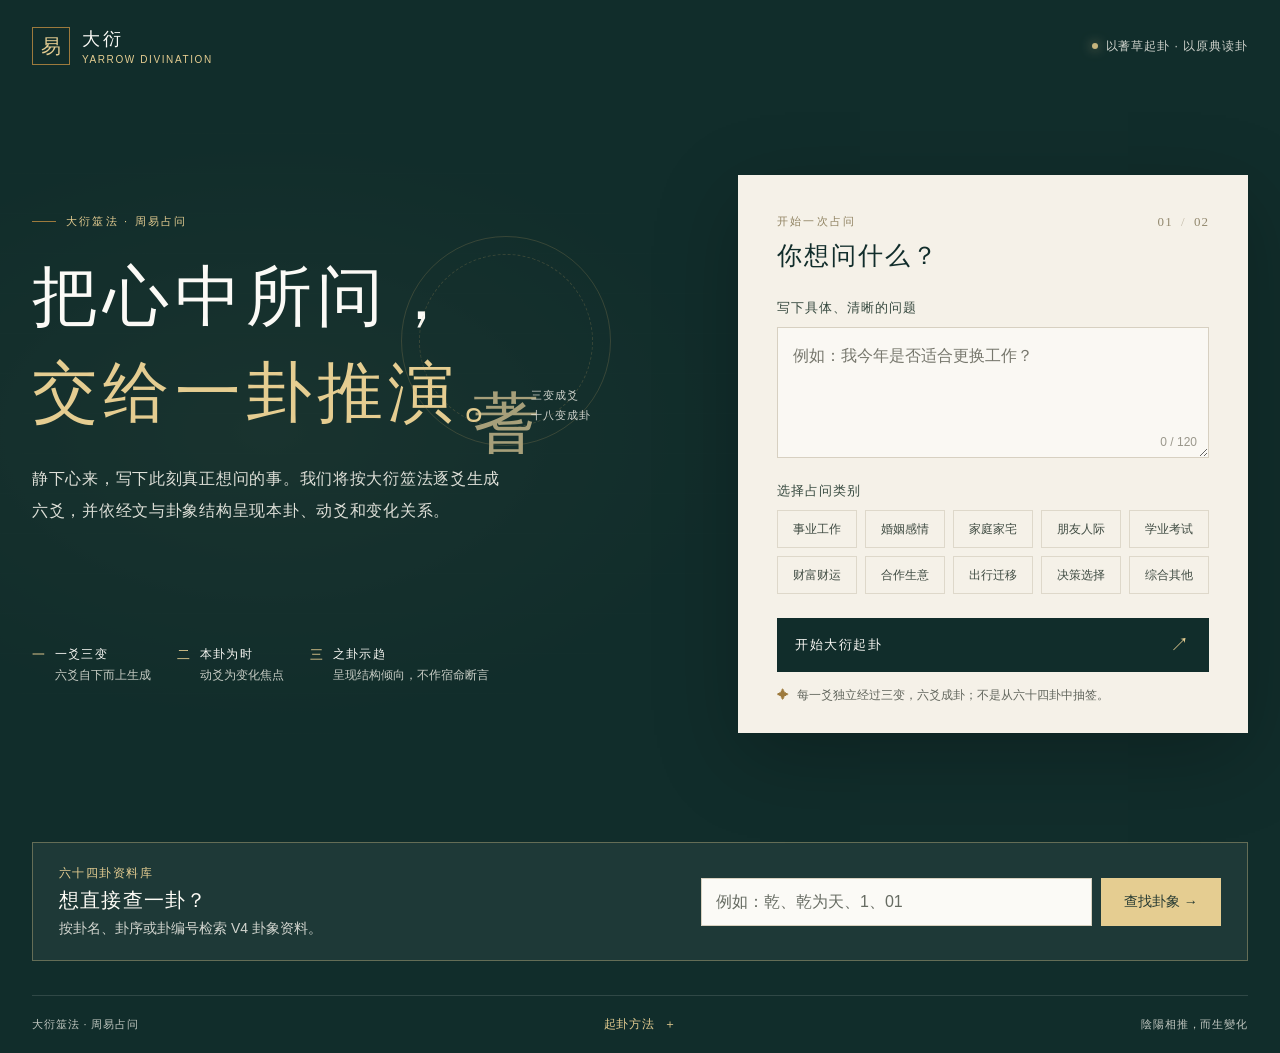
<file: public/index.html>
<!doctype html>
<html lang="zh-CN">
<head>
  <meta charset="utf-8">
  <meta name="viewport" content="width=device-width, initial-scale=1">
  <meta name="theme-color" content="#112d2b">
  <meta name="description" content="以大衍筮法逐爻起卦，查看本卦、动爻与卦象关系。">
  <title>大衍 · 易占</title>
  <link rel="stylesheet" href="assets/app.css">
  <script type="module" src="assets/home.js"></script>
</head>
<body class="home-page">
  <header class="site-header wrap">
    <a class="brand" href="index.html" aria-label="大衍易占首页">
      <span class="brand-seal" aria-hidden="true">易</span>
      <span><strong>大衍</strong><small>YARROW DIVINATION</small></span>
    </a>
    <div class="header-note"><span class="status-dot"></span>以蓍草起卦 · 以原典读卦</div>
  </header>

  <main class="home-layout wrap">
    <section class="home-intro" aria-labelledby="page-title">
      <p class="eyebrow"><span class="eyebrow-line"></span>大衍筮法 · 周易占问</p>
      <h1 id="page-title">把心中所问，<br><em>交给一卦推演。</em></h1>
      <p class="intro-copy">静下心来，写下此刻真正想问的事。我们将按大衍筮法逐爻生成六爻，并依经文与卦象结构呈现本卦、动爻和变化关系。</p>
      <div class="intro-seal" aria-hidden="true">
        <span class="seal-ring seal-ring-outer"></span>
        <span class="seal-ring seal-ring-inner"></span>
        <span class="seal-character">蓍</span>
        <span class="seal-caption">三变成爻<br>十八变成卦</span>
      </div>
      <div class="intro-principles">
        <div><span class="principle-index">一</span><span><b>一爻三变</b><small>六爻自下而上生成</small></span></div>
        <div><span class="principle-index">二</span><span><b>本卦为时</b><small>动爻为变化焦点</small></span></div>
        <div><span class="principle-index">三</span><span><b>之卦示趋</b><small>呈现结构倾向，不作宿命断言</small></span></div>
      </div>
    </section>

    <section class="question-card" aria-labelledby="question-title">
      <div class="card-heading">
        <div>
          <p class="eyebrow eyebrow-dark">开始一次占问</p>
          <h2 id="question-title">你想问什么？</h2>
        </div>
        <span class="step-count">01 <i>/</i> 02</span>
      </div>
      <form id="question-form">
        <label class="field-label" for="question">写下具体、清晰的问题</label>
        <div class="question-input-wrap">
          <textarea id="question" name="question" maxlength="120" rows="3" required placeholder="例如：我今年是否适合更换工作？"></textarea>
          <span class="input-counter"><span id="question-count">0</span> / 120</span>
        </div>
        <fieldset class="category-fieldset">
          <legend class="field-label">选择占问类别</legend>
          <div class="category-grid">
            <label class="category-option"><input type="radio" name="category" value="事业工作" required><span>事业工作</span></label>
            <label class="category-option"><input type="radio" name="category" value="婚姻感情"><span>婚姻感情</span></label>
            <label class="category-option"><input type="radio" name="category" value="家庭家宅"><span>家庭家宅</span></label>
            <label class="category-option"><input type="radio" name="category" value="朋友人际"><span>朋友人际</span></label>
            <label class="category-option"><input type="radio" name="category" value="学业考试"><span>学业考试</span></label>
            <label class="category-option"><input type="radio" name="category" value="财富财运"><span>财富财运</span></label>
            <label class="category-option"><input type="radio" name="category" value="合作生意"><span>合作生意</span></label>
            <label class="category-option"><input type="radio" name="category" value="出行迁移"><span>出行迁移</span></label>
            <label class="category-option"><input type="radio" name="category" value="决策选择"><span>决策选择</span></label>
            <label class="category-option"><input type="radio" name="category" value="综合其他"><span>综合其他</span></label>
          </div>
        </fieldset>
        <button class="primary-button" type="submit">
          <span>开始大衍起卦</span><span class="button-arrow" aria-hidden="true">↗</span>
        </button>
        <p class="form-footnote"><span aria-hidden="true">✦</span> 每一爻独立经过三变，六爻成卦；不是从六十四卦中抽签。</p>
      </form>
    </section>
  </main>

  <section class="hexagram-search-strip wrap" aria-labelledby="hexagram-search-title">
    <div>
      <p class="search-strip-kicker">六十四卦资料库</p>
      <h2 id="hexagram-search-title">想直接查一卦？</h2>
      <p>按卦名、卦序或卦编号检索 V4 卦象资料。</p>
    </div>
    <form class="hexagram-search-form" action="lookup.html" method="get">
      <label class="sr-only" for="hexagram-search-query">输入卦名或编号</label>
      <input id="hexagram-search-query" name="q" type="search" required maxlength="40" placeholder="例如：乾、乾为天、1、01">
      <button type="submit">查找卦象 <span aria-hidden="true">→</span></button>
    </form>
  </section>

  <footer class="site-footer wrap">
    <span>大衍筮法 · 周易占问</span>
    <button class="text-button" id="method-toggle" type="button" aria-expanded="false">起卦方法 <span>＋</span></button>
    <div class="method-popover" id="method-popover" hidden>
      <b>一爻三变，六爻成卦</b>
      <p>每爻以四十九策为用，依项目采用的揲蓍归奇分布生成 6、7、8、9。6 与 9 为动爻。六爻按初爻至上爻生成，共十八变。</p>
      <p class="probability-line">6 老阴 1/16　·　7 少阳 5/16<br>8 少阴 7/16　·　9 老阳 3/16</p>
      <small>概率用于理解标准揲蓍模型，不属于《周易》经文。</small>
    </div>
    <span class="footer-mark">陰陽相推，而生變化</span>
  </footer>

  <section class="ritual-overlay" id="ritual-overlay" aria-live="polite" aria-modal="true" role="dialog" aria-labelledby="ritual-title" hidden>
    <div class="ritual-panel">
      <div class="ritual-orbit" aria-hidden="true"><span>蓍</span></div>
      <p class="eyebrow eyebrow-dark">十八变 · 六爻成卦</p>
      <h2 id="ritual-title">正在推演你的卦</h2>
      <p class="ritual-question" id="ritual-question"></p>
      <div class="ritual-progress-track"><span id="ritual-progress"></span></div>
      <p class="ritual-status" id="ritual-status">澄心定问，准备起卦</p>
      <div class="ritual-lines" id="ritual-lines"></div>
      <p class="ritual-note">六爻按初爻至上爻依次生成</p>
    </div>
  </section>
</body>
</html>
</file>
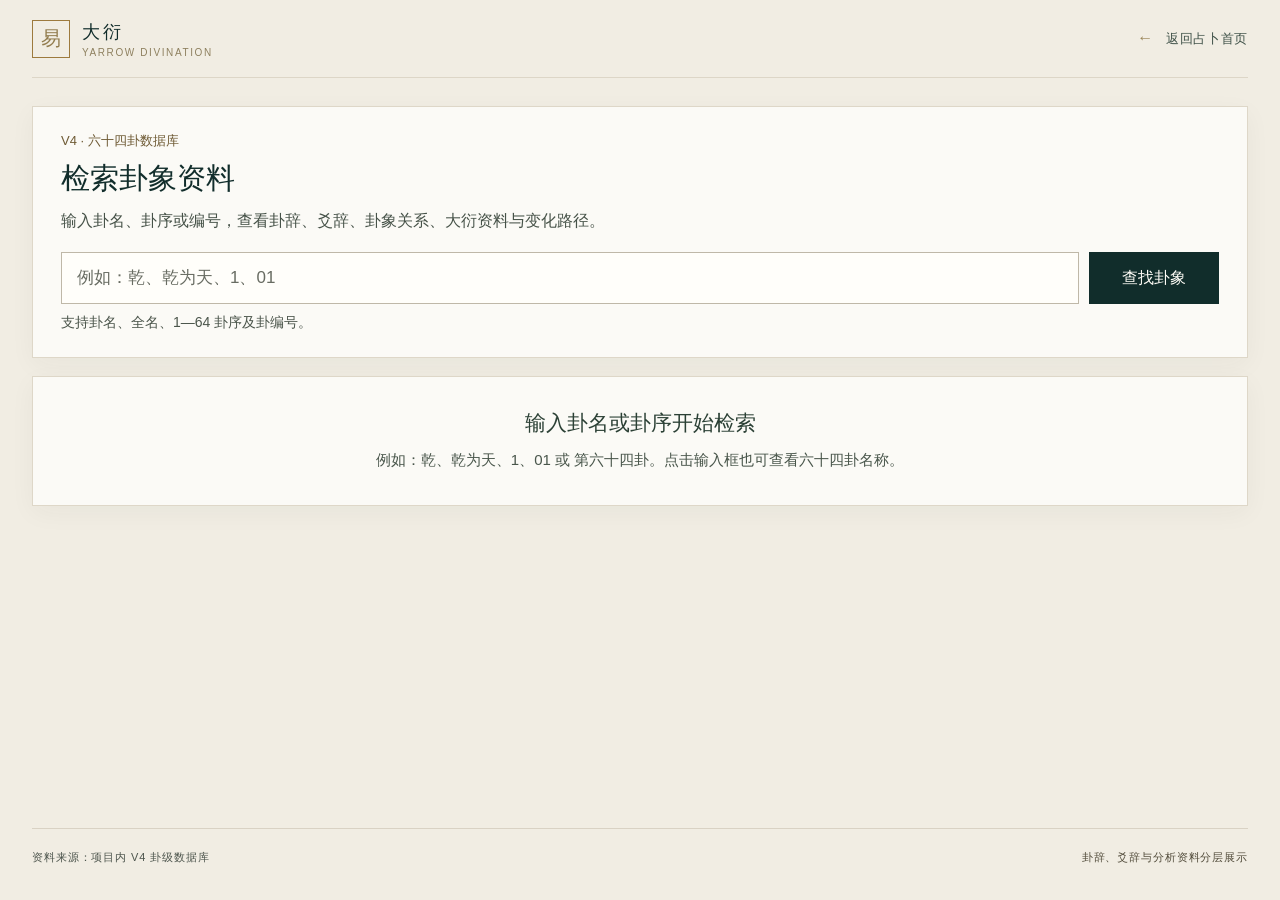
<file: public/lookup.html>
<!doctype html>
<html lang="zh-CN">
<head>
  <meta charset="utf-8">
  <meta name="viewport" content="width=device-width, initial-scale=1">
  <meta name="theme-color" content="#112d2b">
  <meta name="description" content="按卦名、卦序检索周易六十四卦的 V4 原典与卦象资料。">
  <title>六十四卦检索 · 大衍易占</title>
  <link rel="stylesheet" href="assets/app.css">
  <script type="module" src="assets/lookup.js"></script>
</head>
<body class="lookup-page">
  <header class="site-header result-header wrap">
    <a class="brand" href="index.html" aria-label="返回大衍易占首页">
      <span class="brand-seal" aria-hidden="true">易</span>
      <span><strong>大衍</strong><small>YARROW DIVINATION</small></span>
    </a>
    <a class="back-button lookup-home-link" href="index.html"><span aria-hidden="true">←</span> 返回占卜首页</a>
  </header>
  <main class="lookup-wrap wrap">
    <section class="lookup-search-card" aria-labelledby="lookup-title">
      <p class="eyebrow-dark">V4 · 六十四卦数据库</p>
      <h1 id="lookup-title">检索卦象资料</h1>
      <p>输入卦名、卦序或编号，查看卦辞、爻辞、卦象关系、大衍资料与变化路径。</p>
      <form class="lookup-search-form" id="lookup-search-form" action="lookup.html" method="get">
        <label class="sr-only" for="lookup-query">输入卦名或编号</label>
        <input id="lookup-query" name="q" type="search" list="hexagram-suggestions" maxlength="40" required placeholder="例如：乾、乾为天、1、01">
        <datalist id="hexagram-suggestions"></datalist>
        <button type="submit">查找卦象</button>
      </form>
      <p class="lookup-hint" id="lookup-status" role="status" aria-live="polite">支持卦名、全名、1—64 卦序及卦编号。</p>
    </section>
    <div class="lookup-result" id="lookup-result">
      <div class="loading-state"><span class="loading-mark">易</span><p>正在读取 V4 卦象资料…</p></div>
    </div>
  </main>
  <footer class="site-footer result-footer wrap">
    <span>资料来源：项目内 V4 卦级数据库</span>
    <span class="footer-mark">卦辞、爻辞与分析资料分层展示</span>
  </footer>
</body>
</html>
</file>
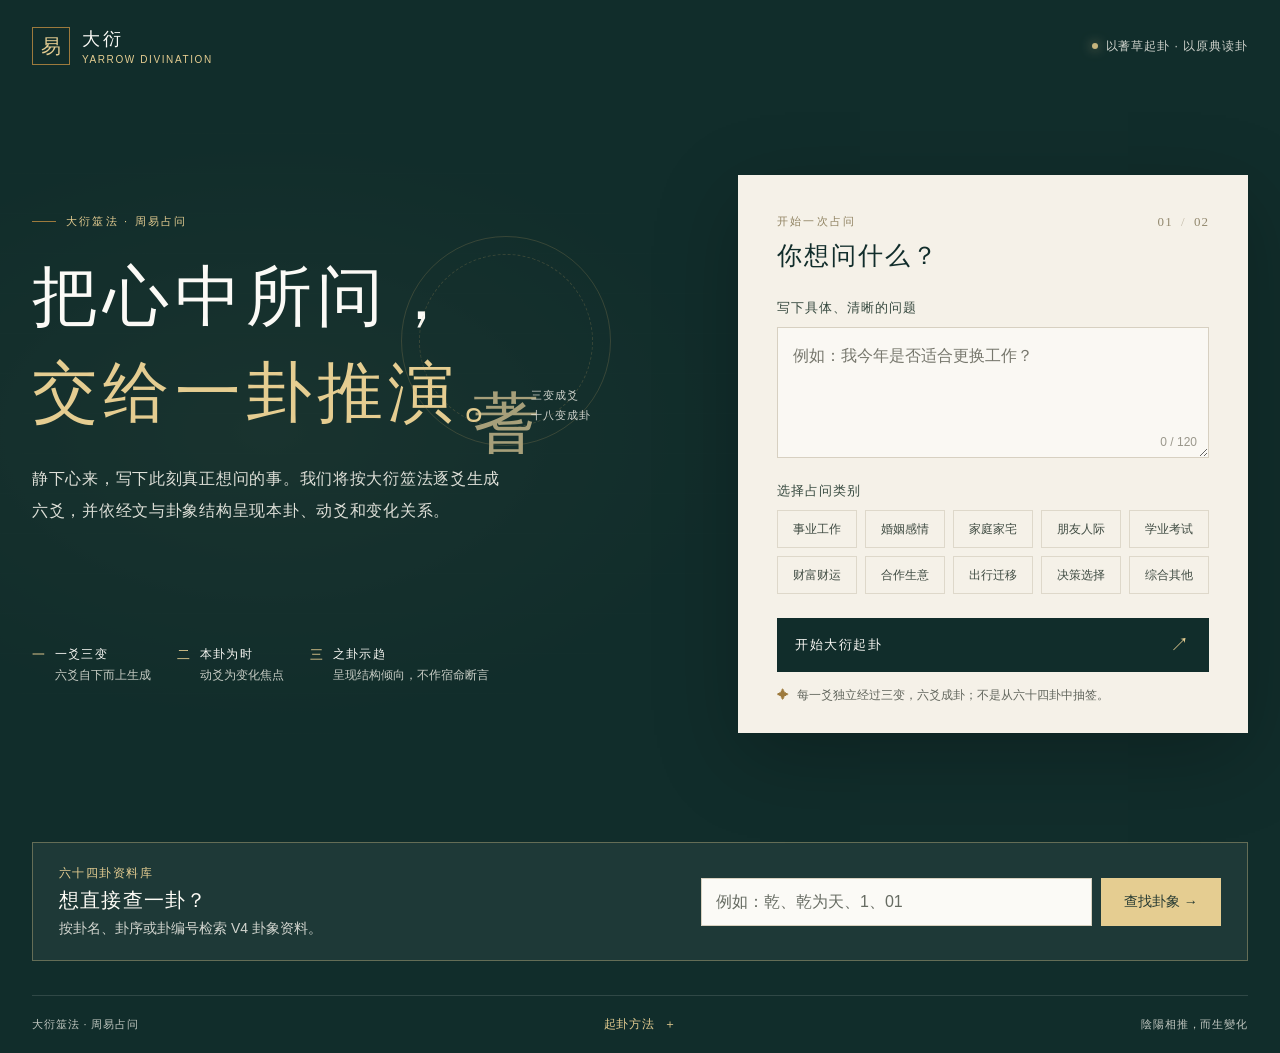
<file: public/result.html>
<!doctype html>
<html lang="zh-CN">
<head>
  <meta charset="utf-8">
  <meta name="viewport" content="width=device-width, initial-scale=1">
  <meta name="theme-color" content="#112d2b">
  <meta name="description" content="查看本卦、动爻、变卦与互卦、错卦、综卦。">
  <title>卦象结果 · 大衍易占</title>
  <link rel="stylesheet" href="assets/app.css">
  <script type="module" src="assets/result.js"></script>
</head>
<body class="result-page">
  <header class="site-header result-header wrap">
    <a class="brand" href="index.html" aria-label="返回大衍易占首页">
      <span class="brand-seal" aria-hidden="true">易</span>
      <span><strong>大衍</strong><small>YARROW DIVINATION</small></span>
    </a>
    <div class="result-actions">
      <button class="export-markdown-button" id="export-markdown" type="button" disabled>导出 Markdown</button>
      <button class="back-button" id="new-question" type="button"><span aria-hidden="true">←</span> 再问一卦</button>
    </div>
  </header>

  <main class="result-wrap wrap" id="result-root" aria-live="polite">
    <div class="loading-state"><span class="loading-mark">易</span><p>正在载入卦象与原典资料…</p></div>
  </main>

  <footer class="site-footer result-footer wrap">
    <span>判断主线：本卦 → 动爻 → 变卦</span>
    <span class="footer-mark">辅助参考：互卦 · 错卦 · 综卦</span>
  </footer>
</body>
</html>
</file>
<file: public/assets/app.css>
@charset "UTF-8";
:root {
  color-scheme: light;
  --ink: #112d2b;
  --ink-soft: #244541;
  --jade: #718b70;
  --jade-light: #dce4d9;
  --gold: #b99a5f;
  --gold-light: #dfca99;
  --paper: #f5f1e8;
  --paper-deep: #eae3d5;
  --white: #fbfaf6;
  --text: #263a37;
  --muted: #79817a;
  --line: #e2dccf;
  --serif: "Noto Serif SC", "Songti SC", "STSong", "SimSun", serif;
  --sans: "Noto Sans SC", "Microsoft YaHei", "PingFang SC", sans-serif;
  font-family: var(--sans);
  color: var(--text);
  background: var(--paper);
  font-synthesis: none;
  text-rendering: optimizeLegibility;
}
* { box-sizing: border-box; }
html { min-width: 320px; background: var(--paper); }
body { min-width: 320px; margin: 0; min-height: 100vh; }
button, textarea { font: inherit; }
button { color: inherit; }
button:focus-visible, textarea:focus-visible, input:focus-visible + span { outline: 2px solid var(--gold); outline-offset: 3px; }
.wrap { width: min(1220px, calc(100% - 64px)); margin-inline: auto; }
.home-page { overflow-x: hidden; background: var(--ink); color: var(--white); position: relative; }
.home-page::before { content: ""; position: absolute; inset: 0; pointer-events: none; opacity: .18; background: radial-gradient(ellipse at 21% 41%, rgba(202,184,133,.25), transparent 36%), repeating-linear-gradient(0deg, transparent 0 39px, rgba(255,255,255,.035) 40px); }
.site-header { position: relative; z-index: 1; display: flex; align-items: center; justify-content: space-between; padding-block: 27px; }
.brand { display: inline-flex; align-items: center; gap: 12px; color: inherit; text-decoration: none; }
.brand-seal { width: 38px; height: 38px; display: grid; place-items: center; border: 1px solid var(--gold); color: var(--gold-light); font: 20px var(--serif); }
.brand strong { display: block; font: 600 18px var(--serif); letter-spacing: .18em; }
.brand small { display: block; margin-top: 3px; color: var(--gold-light); font-size: 8px; letter-spacing: .16em; }
.header-note { color: rgba(250,248,240,.64); font-size: 11px; letter-spacing: .08em; }
.status-dot { display: inline-block; width: 6px; height: 6px; margin-right: 8px; vertical-align: 1px; border-radius: 50%; background: #c5b47d; box-shadow: 0 0 12px rgba(223,202,153,.7); }
.home-layout { position: relative; z-index: 1; display: grid; grid-template-columns: minmax(0, 1fr) minmax(420px, 510px); align-items: center; gap: clamp(48px, 8vw, 128px); min-height: calc(100vh - 150px); padding-block: 42px 68px; }
.home-intro { position: relative; min-height: 520px; display: flex; flex-direction: column; justify-content: center; padding-block: 20px 30px; }
.eyebrow { margin: 0 0 20px; color: var(--gold-light); font-size: 10px; letter-spacing: .2em; text-transform: uppercase; }
.eyebrow-line { display: inline-block; width: 24px; height: 1px; margin: 0 10px 3px 0; background: var(--gold); }
h1, h2, h3, p { margin-top: 0; }
.home-intro h1 { margin-bottom: 23px; font: 400 clamp(40px, 5.2vw, 66px)/1.45 var(--serif); letter-spacing: .08em; }
.home-intro h1 em { color: var(--gold-light); font-style: normal; }
.intro-copy { max-width: 480px; margin-bottom: 33px; color: rgba(250,248,240,.69); font: 14px/2 var(--serif); letter-spacing: .045em; }
.intro-seal { position: absolute; top: 8%; right: 4%; width: 210px; height: 210px; display: grid; place-items: center; color: rgba(223,202,153,.72); }
.seal-ring { position: absolute; border: 1px solid rgba(185,154,95,.22); border-radius: 50%; }
.seal-ring-outer { inset: 0; }
.seal-ring-inner { inset: 18px; border-style: dashed; transform: rotate(18deg); }
.seal-character { font: 66px var(--serif); writing-mode: vertical-rl; letter-spacing: .14em; }
.seal-caption { position: absolute; right: 20px; bottom: 20px; color: rgba(250,248,240,.48); font: 9px/1.8 var(--serif); letter-spacing: .1em; }
.intro-principles { display: flex; flex-wrap: wrap; gap: 16px 26px; margin-top: auto; padding-top: 8px; }
.intro-principles > div { display: flex; align-items: flex-start; gap: 10px; }
.principle-index { color: var(--gold-light); font: 13px var(--serif); }
.intro-principles b, .intro-principles small { display: block; }
.intro-principles b { margin-bottom: 4px; font: 12px var(--serif); letter-spacing: .1em; }
.intro-principles small { color: rgba(250,248,240,.5); font-size: 10px; }
.question-card { padding: 39px 39px 28px; background: var(--paper); color: var(--text); box-shadow: 0 24px 80px rgba(0,0,0,.23); }
.card-heading { display: flex; justify-content: space-between; align-items: flex-start; margin-bottom: 27px; }
.eyebrow-dark { margin-bottom: 10px; color: #8e805f; font-size: 9px; }
.card-heading h2 { margin: 0; color: var(--ink); font: 400 25px var(--serif); letter-spacing: .08em; }
.step-count { color: #93896f; font: 13px var(--serif); letter-spacing: .08em; }
.step-count i { margin-inline: 4px; color: #c3bba9; font-style: normal; }
.field-label { display: block; margin-bottom: 10px; color: #4f5e56; font-size: 11px; letter-spacing: .08em; }
.question-input-wrap { position: relative; }
textarea { display: block; width: 100%; resize: vertical; min-height: 104px; padding: 14px 15px 29px; border: 1px solid #d7d0c1; border-radius: 0; background: rgba(255,255,255,.46); color: var(--ink); font: 14px/1.8 var(--serif); transition: border-color .2s, background .2s; }
textarea::placeholder { color: #aaa493; }
textarea:focus { border-color: #98885f; outline: none; background: #fffdf7; }
.input-counter { position: absolute; right: 12px; bottom: 9px; color: #9a978b; font-size: 9px; }
.category-fieldset { min-width: 0; margin: 24px 0 24px; padding: 0; border: 0; }
.category-fieldset legend { padding: 0; }
.category-grid { display: grid; grid-template-columns: repeat(5, minmax(0, 1fr)); gap: 8px; }
.category-option { position: relative; cursor: pointer; }
.category-option input { position: absolute; width: 1px; height: 1px; opacity: 0; }
.category-option span { display: grid; min-height: 38px; place-items: center; padding: 6px 4px; border: 1px solid #ded8ca; color: #5f675e; font-size: 10px; letter-spacing: .015em; transition: .18s ease; }
.category-option:hover span { border-color: #9d8b60; color: var(--ink); }
.category-option input:checked + span { border-color: var(--ink); background: var(--ink); color: #f5f1e8; box-shadow: inset 0 -2px var(--gold); }
.category-option input:focus-visible + span { outline: 2px solid var(--gold); outline-offset: 2px; }
.primary-button { display: flex; width: 100%; min-height: 54px; align-items: center; justify-content: space-between; padding: 0 18px; border: 0; background: var(--ink); color: var(--white); cursor: pointer; font: 13px var(--serif); letter-spacing: .12em; transition: background .2s, transform .2s; }
.primary-button:hover { background: #1d403c; transform: translateY(-1px); }
.primary-button:disabled { opacity: .55; cursor: wait; transform: none; }
.button-arrow { color: var(--gold-light); font: 19px var(--sans); }
.form-footnote { margin: 13px 0 0; color: #8b8e84; font-size: 9px; line-height: 1.7; }
.form-footnote span { padding-right: 5px; color: var(--gold); }
.site-footer { position: relative; z-index: 2; display: flex; align-items: center; justify-content: space-between; gap: 18px; min-height: 58px; border-top: 1px solid rgba(255,255,255,.13); color: rgba(250,248,240,.42); font-size: 9px; letter-spacing: .08em; }
.text-button { padding: 5px 0; border: 0; background: none; color: var(--gold-light); cursor: pointer; font-size: 10px; letter-spacing: .06em; }
.text-button span { padding-left: 5px; }
.footer-mark { font: 11px var(--serif); letter-spacing: .08em; }
.method-popover { position: absolute; z-index: 4; left: 50%; bottom: 49px; width: min(350px, calc(100vw - 40px)); padding: 20px; transform: translateX(-50%); background: #f6f1e5; box-shadow: 0 12px 40px rgba(0,0,0,.26); color: var(--ink); font-size: 11px; line-height: 1.8; letter-spacing: 0; }
.method-popover b { font-family: var(--serif); font-size: 14px; }
.method-popover p { margin: 9px 0; }
.method-popover .probability-line { color: #756342; font-size: 10px; }
.method-popover small { color: #8e8a7c; }
.hexagram-search-strip { position: relative; z-index: 1; display: flex; align-items: center; justify-content: space-between; gap: 28px; margin-bottom: 34px; padding: 22px 26px; border: 1px solid rgba(229,205,145,.35); background: rgba(255,255,255,.055); color: var(--white); }
.search-strip-kicker { margin: 0 0 5px; color: var(--gold-light); font-size: 12px; letter-spacing: .12em; }
.hexagram-search-strip h2 { margin: 0; color: #fffdf7; font: 400 20px var(--serif); letter-spacing: .06em; }
.hexagram-search-strip p:last-child { margin: 6px 0 0; color: rgba(250,248,240,.82); font-size: 14px; }
.hexagram-search-form { display: flex; flex: 0 1 520px; gap: 9px; }
.hexagram-search-form input { min-width: 0; flex: 1; min-height: 48px; padding: 0 14px; border: 1px solid #d8d1c0; background: #fbfaf6; color: var(--ink); font-size: 16px; }
.hexagram-search-form input:focus-visible, .lookup-search-form input:focus-visible { outline: 2px solid var(--gold); outline-offset: 2px; }
.hexagram-search-form input::placeholder { color: #666b62; }
.hexagram-search-form button { min-width: 120px; padding: 0 16px; border: 0; background: #e5cd91; color: #263a32; cursor: pointer; font: 14px var(--serif); }
.hexagram-search-form button:hover { background: #f0dca5; }
.sr-only { position: absolute; width: 1px; height: 1px; padding: 0; overflow: hidden; clip: rect(0,0,0,0); white-space: nowrap; clip-path: inset(50%); }
.ritual-overlay { position: fixed; z-index: 10; inset: 0; display: grid; place-items: center; padding: 20px; background: rgba(10,28,27,.91); backdrop-filter: blur(8px); }
.ritual-overlay[hidden] { display: none; }
.ritual-panel { width: min(600px, 100%); padding: 35px 42px 30px; background: var(--paper); color: var(--text); text-align: center; box-shadow: 0 30px 100px rgba(0,0,0,.35); }
.ritual-orbit { width: 54px; height: 54px; display: grid; place-items: center; margin: 0 auto 18px; border: 1px solid var(--gold); border-radius: 50%; color: var(--gold); animation: slow-turn 12s linear infinite; }
.ritual-orbit span { font: 23px var(--serif); animation: slow-turn 12s linear infinite reverse; }
@keyframes slow-turn { to { transform: rotate(360deg); } }
.ritual-panel h2 { margin-bottom: 8px; color: var(--ink); font: 400 24px var(--serif); letter-spacing: .1em; }
.ritual-question { margin-bottom: 19px; color: #7a7a70; font: 12px var(--serif); }
.ritual-progress-track { height: 2px; background: #ddd6c8; }
.ritual-progress-track span { display: block; width: 0; height: 100%; background: var(--gold); transition: width .25s ease; }
.ritual-status { margin: 12px 0 17px; color: #837755; font-size: 10px; }
.ritual-lines { display: grid; gap: 7px; }
.ritual-line { display: grid; grid-template-columns: 40px 1fr auto; align-items: center; gap: 12px; padding: 8px 10px; border: 1px solid #e2dccf; text-align: left; }
.ritual-line-name { color: #887d64; font: 11px var(--serif); }
.ritual-line-progress { color: #8c9188; font-size: 9px; }
.ritual-line-result { min-width: 62px; color: var(--ink); font: 12px var(--serif); text-align: right; }
.ritual-line-result.is-moving { color: #aa7148; }
.ritual-note { margin: 14px 0 0; color: #a29b8b; font-size: 9px; }

/* Result page */
.result-page { background: #f1ede3; color: var(--text); }
.result-header { padding-block: 19px; border-bottom: 1px solid #ddd6c7; }
.result-header .brand { color: var(--ink); }
.result-header .brand small { color: #8e805f; }
.result-header .brand-seal { color: #927c4e; }
.result-actions { display: flex; align-items: center; gap: 10px; }
.export-markdown-button { padding: 9px 12px; border: 1px solid #b7aa8b; background: #fbfaf6; color: #34473d; cursor: pointer; font-size: 12px; transition: background .18s, border-color .18s; }
.export-markdown-button:hover { border-color: #8e7545; background: #f2eddf; }
.export-markdown-button:disabled { opacity: .55; cursor: wait; }
.back-button { padding: 10px 0 10px 12px; border: 0; background: transparent; color: #66736a; cursor: pointer; font-size: 11px; letter-spacing: .05em; }
.back-button span { margin-right: 8px; color: #9b8659; font-size: 16px; }
.result-wrap { min-height: calc(100vh - 150px); padding-block: 25px 46px; }
.question-summary { display: flex; align-items: center; justify-content: space-between; gap: 20px; padding: 17px 20px; border: 1px solid #e1dbce; background: rgba(255,255,255,.38); }
.question-summary-label { display: block; margin-bottom: 5px; color: #8b826e; font-size: 9px; letter-spacing: .16em; }
.question-summary h1 { margin: 0; color: var(--ink); font: 400 18px/1.65 var(--serif); }
.question-meta { display: flex; flex: 0 0 auto; align-items: center; gap: 13px; color: #817c6e; font-size: 10px; }
.question-meta .meta-category { padding: 6px 9px; border: 1px solid #d8cfbc; color: #716443; }
.result-overview { display: grid; grid-template-columns: repeat(3, 1fr); gap: 12px; margin-block: 15px 20px; }
.overview-card { min-height: 82px; padding: 14px 17px; border: 1px solid #e1dbce; background: rgba(255,255,255,.34); }
.overview-card span { display: block; margin-bottom: 8px; color: #918873; font-size: 9px; letter-spacing: .12em; }
.overview-card b { display: inline-block; color: var(--ink); font: 17px var(--serif); letter-spacing: .04em; }
.overview-card small { margin-left: 8px; color: #8a8b80; font-size: 9px; }
.overview-card.accent { border-color: #caba91; background: #f5f0e3; }
.overview-card.accent b { color: #9b7042; }
.hex-tabs { display: flex; gap: 2px; overflow-x: auto; padding: 0 0 1px; border-bottom: 1px solid #cfc7b7; scrollbar-width: thin; }
.hex-tab { position: relative; flex: 1 0 auto; min-width: 110px; padding: 14px 13px 13px; border: 0; background: transparent; color: #89887e; cursor: pointer; font-size: 10px; letter-spacing: .05em; transition: color .2s; }
.hex-tab strong { display: block; margin-top: 5px; color: inherit; font: 15px var(--serif); }
.hex-tab::after { position: absolute; right: 0; bottom: -1px; left: 0; height: 2px; background: transparent; content: ""; }
.hex-tab:hover, .hex-tab[aria-selected="true"] { color: var(--ink); }
.hex-tab[aria-selected="true"]::after { background: var(--gold); }
.hex-detail-layout { display: grid; grid-template-columns: minmax(280px, .78fr) minmax(0, 1.55fr); gap: 16px; align-items: start; padding-top: 17px; }
.hex-visual-card, .reading-card { border: 1px solid #e1dbce; background: var(--white); }
.hex-visual-card { position: sticky; top: 16px; min-height: 475px; padding: 25px 22px 20px; overflow: hidden; }
.hex-visual-card::after { position: absolute; right: -73px; bottom: -97px; width: 260px; height: 260px; border: 1px solid rgba(185,154,95,.12); border-radius: 50%; content: ""; pointer-events: none; }
.visual-kicker { margin: 0 0 8px; color: #9b8c68; font-size: 9px; letter-spacing: .17em; }
.visual-name { margin: 0; color: var(--ink); font: 400 25px var(--serif); letter-spacing: .08em; }
.visual-name small { margin-left: 7px; color: #9a978c; font: 11px var(--sans); letter-spacing: .03em; }
.visual-symbol { position: absolute; top: 16px; right: 19px; color: rgba(185,154,95,.36); font: 35px var(--serif); }
.trigram-labels { display: grid; grid-template-columns: 1fr 1fr; gap: 10px; margin: 19px 0 10px; }
.trigram-label { padding: 8px 10px; background: #f2efe7; color: #5d6a60; font-size: 9px; }
.trigram-label b { display: block; margin-top: 3px; color: var(--ink); font: 12px var(--serif); }
.hexagram-lines { position: relative; z-index: 1; display: grid; gap: 9px; padding: 12px 7px 15px; }
.hex-line { display: grid; grid-template-columns: 38px 1fr 48px; align-items: center; min-height: 25px; gap: 9px; }
.hex-line-position { color: #a09b8d; font: 10px var(--serif); }
.line-mark { display: flex; width: 100%; max-width: 150px; height: 10px; justify-self: center; gap: 10px; }
.line-mark i { flex: 1; display: block; background: var(--ink-soft); }
.hex-line.is-moving .line-mark i { background: #b0804d; box-shadow: 0 0 0 1px rgba(176,128,77,.12); }
.hex-line-state { color: #8e9288; font-size: 8px; text-align: right; }
.hex-line.is-moving .hex-line-state { color: #a16f3e; }
.line-yinyang { display: none; }
.hexagram-note { position: relative; z-index: 1; padding: 11px 12px; border-top: 1px solid #ece7dc; color: #8a897e; font-size: 9px; line-height: 1.8; }
.hexagram-note b { color: #776c53; font-weight: 500; }
.reading-card { min-height: 475px; padding: 27px 29px 29px; }
.reading-heading { display: flex; align-items: flex-start; justify-content: space-between; gap: 12px; padding-bottom: 17px; border-bottom: 1px solid #eae5da; }
.reading-heading h2 { margin: 0; color: var(--ink); font: 400 20px var(--serif); letter-spacing: .08em; }
.reading-heading p { margin: 7px 0 0; color: #8a8d82; font-size: 10px; line-height: 1.7; }
.mode-pill { flex: 0 0 auto; padding: 6px 8px; border: 1px solid #dfd5c0; color: #87754e; font-size: 8px; letter-spacing: .08em; }
.reading-content { padding-top: 19px; }
.content-block { margin-bottom: 21px; }
.content-label { margin: 0 0 9px; color: #9a8b66; font-size: 9px; letter-spacing: .15em; }
.judgment-text { margin: 0; padding: 15px 17px; border-left: 2px solid var(--gold); background: #f6f3eb; color: #253c36; font: 16px/1.9 var(--serif); letter-spacing: .035em; }
.translation-text { margin: 9px 0 0; color: #777d73; font: 12px/1.9 var(--serif); }
.core-message { margin: 0; color: #52665a; font: 13px/2 var(--serif); }
.interpretive-note { margin: 9px 0 0; padding: 12px 14px; background: #f5f4ed; color: #758074; font: 11px/1.85 var(--serif); }
.relation-note { margin: 0 0 20px; padding: 13px 15px; border: 1px solid #e6dfce; background: #fbf9f2; }
.relation-note b { display: block; margin-bottom: 6px; color: #746847; font: 12px var(--serif); }
.relation-note p { margin: 4px 0 0; color: #7b8177; font: 10px/1.8 var(--serif); }
.route-section { margin: 22px 0; padding-top: 18px; border-top: 1px solid #ece7dc; }
.route-section h3, .lines-details summary { margin: 0 0 10px; color: #8b7c58; font: 11px var(--serif); letter-spacing: .1em; }
.rule-explanation { margin: 0 0 12px; color: #85887e; font-size: 10px; line-height: 1.8; }
.quote-card { margin: 8px 0; padding: 13px 14px; border: 1px solid #e9e4d9; background: #fffefa; }
.quote-card.primary { border-left: 2px solid #a88953; }
.quote-card.secondary { border-left: 2px solid #c7c0ae; background: #faf8f2; }
.quote-kicker { display: block; margin-bottom: 6px; color: #9c8b64; font-size: 8px; letter-spacing: .12em; }
.quote-card p { margin: 0; color: #2e453f; font: 13px/1.9 var(--serif); }
.quote-card small { display: block; margin-top: 5px; color: #83877d; font: 10px/1.8 var(--serif); }
.moving-line-detail { margin: 9px 0; padding: 13px 14px; border: 1px solid #eadfcd; background: #fbf8ef; }
.moving-line-detail h4 { display: flex; align-items: center; justify-content: space-between; margin: 0 0 8px; color: #946f42; font: 12px var(--serif); }
.moving-line-detail h4 span { color: #a4a095; font: 9px var(--sans); }
.moving-line-detail .line-original { margin: 0; color: #314740; font: 13px/1.8 var(--serif); }
.moving-line-detail .line-translation { margin: 5px 0 0; color: #7a8177; font: 10px/1.8 var(--serif); }
.moving-line-detail .line-role { margin: 9px 0 0; padding-top: 9px; border-top: 1px solid #eee5d4; color: #727b70; font: 10px/1.85 var(--serif); }
.lines-details { margin-top: 20px; border-top: 1px solid #eae5da; }
.lines-details summary { padding: 15px 0 2px; cursor: pointer; list-style: none; }
.lines-details summary::-webkit-details-marker { display: none; }
.lines-details summary::after { float: right; content: "＋"; color: #9e916e; }
.lines-details[open] summary::after { content: "－"; }
.all-line-item { padding: 11px 12px; border: 1px solid #ece7dc; margin: 8px 0; }
.all-line-item.is-moving { border-color: #d8bd8d; background: #fbf7ed; }
.all-line-item h4 { display: flex; justify-content: space-between; gap: 12px; margin: 0 0 5px; color: #55645a; font: 11px var(--serif); }
.all-line-item h4 span { color: #a77d49; font: 9px var(--sans); }
.all-line-item p { margin: 0; color: #7a8076; font: 10px/1.8 var(--serif); }
.all-line-item .all-line-translation { margin-top: 4px; }
.source-note { margin-top: 18px; color: #a09b8e; font-size: 8px; line-height: 1.8; }
.result-footer { color: #858376; border-top-color: #d9d2c4; }
.result-footer .footer-mark { color: #89836f; }
.loading-state, .error-state { display: grid; place-items: center; min-height: 55vh; color: #818477; text-align: center; font-size: 12px; }
.loading-mark { display: block; margin-bottom: 12px; color: #b09259; font: 34px var(--serif); animation: slow-turn 10s linear infinite; }
.error-state h1 { color: var(--ink); font: 20px var(--serif); }
.error-state p { max-width: 480px; line-height: 1.9; }
.error-state a { color: #8d7345; }

@media (max-width: 960px) {
  .wrap { width: min(100% - 44px, 720px); }
  .home-layout { grid-template-columns: 1fr; gap: 12px; padding-top: 20px; }
  .question-card { order: -1; }
  .home-intro { min-height: 390px; padding-top: 35px; }
  .intro-seal { top: 6%; right: 3%; width: 155px; height: 155px; }
  .seal-character { font-size: 52px; }
  .intro-principles { margin-top: 25px; }
  .question-card { max-width: 600px; width: 100%; margin-inline: auto; }
  .hex-detail-layout { grid-template-columns: minmax(230px, .72fr) minmax(0, 1.35fr); }
  .reading-card { padding-inline: 22px; }
}
@media (max-width: 680px) {
  .wrap { width: calc(100% - 32px); }
  .site-header { padding-block: 18px; }
  .header-note { font-size: 9px; }
  .home-layout { padding-top: 0; padding-bottom: 35px; }
  .hexagram-search-strip { align-items: stretch; flex-direction: column; gap: 14px; margin-bottom: 24px; padding: 18px 16px; }
  .hexagram-search-form { flex: auto; }
  .hexagram-search-form button { min-width: 92px; padding-inline: 10px; }
  .home-intro { min-height: 370px; padding-top: 35px; }
  .home-intro h1 { font-size: clamp(37px, 10vw, 50px); }
  .intro-copy { max-width: 390px; font-size: 12px; }
  .intro-seal { top: 0; right: -4px; width: 112px; height: 112px; opacity: .68; }
  .seal-ring-inner { inset: 10px; }
  .seal-character { font-size: 38px; }
  .seal-caption { display: none; }
  .intro-principles { gap: 12px 16px; }
  .intro-principles small { max-width: 115px; line-height: 1.6; }
  .question-card { padding: 28px 20px 22px; }
  .category-grid { grid-template-columns: repeat(2, minmax(0, 1fr)); }
  .category-option span { min-height: 40px; font-size: 11px; }
  .site-footer { min-height: 58px; font-size: 8px; }
  .footer-mark { font-size: 9px; }
  .ritual-panel { padding: 28px 18px 23px; }
  .ritual-line { grid-template-columns: 36px 1fr auto; gap: 7px; padding: 7px 8px; }
  .ritual-line-result { min-width: 54px; font-size: 10px; }
  .result-header { padding-block: 13px; }
  .result-actions { gap: 3px; }
  .export-markdown-button { padding: 8px 7px; font-size: 11px; white-space: nowrap; }
  .back-button { padding-left: 7px; }
  .result-wrap { padding-block: 14px 30px; }
  .question-summary { align-items: flex-start; padding: 13px 14px; }
  .question-summary h1 { font-size: 15px; }
  .question-meta { flex-direction: column; align-items: flex-end; gap: 6px; }
  .question-meta .meta-category { padding: 4px 6px; }
  .question-meta time { font-size: 8px; }
  .result-overview { gap: 7px; margin-block: 9px 13px; }
  .overview-card { min-height: 74px; padding: 11px 9px; }
  .overview-card span { font-size: 8px; }
  .overview-card b { font-size: 13px; }
  .overview-card small { display: block; margin: 5px 0 0; font-size: 8px; }
  .hex-tab { min-width: 95px; padding: 12px 9px; font-size: 9px; }
  .hex-tab strong { font-size: 13px; }
  .hex-detail-layout { grid-template-columns: 1fr; gap: 10px; padding-top: 11px; }
  .hex-visual-card { position: relative; top: auto; min-height: 0; padding: 19px 17px 14px; }
  .hexagram-lines { gap: 6px; padding-block: 9px 11px; }
  .hex-line { min-height: 21px; }
  .line-mark { max-width: 132px; height: 8px; }
  .reading-card { min-height: 0; padding: 21px 17px 24px; }
  .reading-heading h2 { font-size: 18px; }
  .question-meta .meta-category { font-size: 8px; }
  .result-footer { gap: 8px; }
}

/* Readability and line-by-line reading controls */
:root {
  --ink-soft: #1d3c37;
  --jade: #567356;
  --jade-light: #e0e8dc;
  --gold: #9d7a3d;
  --gold-light: #e5cd91;
  --text: #203630;
  --muted: #59665d;
  --line: #d4cebf;
}
body { text-size-adjust: 100%; -webkit-text-size-adjust: 100%; }
.header-note { color: rgba(250,248,240,.82); font-size: 12px; }
.brand small { font-size: 10px; }
.eyebrow, .eyebrow-dark, .visual-kicker, .content-label,
.question-summary-label, .overview-card span, .quote-kicker { font-size: 11px; }
.intro-copy { color: rgba(250,248,240,.88); font-size: 16px; }
.intro-principles small { color: rgba(250,248,240,.78); font-size: 12px; }
.seal-caption { color: rgba(250,248,240,.82); font-size: 11px; }
.field-label { color: #35483e; font-size: 13px; }
textarea { font-size: 16px; }
textarea::placeholder { color: #77776d; }
.input-counter, .category-option span, .form-footnote, .method-popover,
.method-popover .probability-line, .ritual-status, .ritual-line-name,
.ritual-line-progress, .ritual-note { font-size: 12px; }
.category-option span { color: #3f4b42; }
.form-footnote { color: #62665d; }
.site-footer { flex-wrap: wrap; color: rgba(250,248,240,.76); font-size: 11px; }
.text-button { font-size: 12px; }
.method-popover { color: #203630; }
.method-popover small { color: #5e5a4e; font-size: 11px; }
.ritual-question { color: #55594f; font-size: 14px; }
.ritual-status { color: #5f5238; }
.ritual-line-name, .ritual-line-progress { color: #565e55; }
.ritual-note { color: #626359; }
.back-button { color: #3f5148; font-size: 13px; }
.question-summary-label { color: #625b49; }
.question-meta { color: #535b52; font-size: 12px; }
.question-meta .meta-category { color: #594a2a; }
.overview-card span { color: #5e5849; }
.overview-card small { color: #535c52; font-size: 11px; }
.overview-card.accent b { color: #805523; }
.hex-tab { color: #5c6158; font-size: 12px; }
.hex-tab:hover, .hex-tab[aria-selected="true"] { color: #102b27; }
.visual-kicker { color: #75613c; }
.visual-name small { color: #5f6259; font-size: 12px; }
.trigram-label { color: #34483d; font-size: 11px; }
.hex-line-position { color: #535e53; font-size: 12px; }
.hex-line-state { color: #50594f; font-size: 11px; }
.hex-line.is-moving .hex-line-state { color: #815322; }
.hexagram-note { color: #555d53; font-size: 11px; }
.hexagram-note b { color: #5e4c2b; }
.reading-heading p { color: #535d53; font-size: 13px; }
.mode-pill { color: #62512d; font-size: 11px; }
.content-label, .route-section h3, .lines-details summary { color: #725e35; }
.translation-text { color: #4f5c51; font-size: 14px; }
.core-message { color: #30483b; font-size: 15px; }
.interpretive-note { color: #4e5b4e; font-size: 13px; }
.relation-note b { color: #5e4c2d; font-size: 14px; }
.relation-note p, .rule-explanation { color: #505a50; font-size: 13px; }
.quote-kicker { color: #745c2c; }
.quote-card p { color: #263c34; font-size: 15px; }
.quote-card small { color: #515b50; font-size: 13px; }
.moving-line-detail h4 { color: #765123; font-size: 14px; }
.moving-line-detail h4 span, .all-line-item h4 span { color: #555c52; font-size: 11px; }
.moving-line-detail .line-original { color: #263e35; font-size: 15px; }
.moving-line-detail .line-translation, .moving-line-detail .line-role { color: #4e5b50; font-size: 13px; }
.all-line-item h4 { color: #344b3e; font-size: 14px; }
.all-line-item p { color: #4e5a4f; font-size: 13px; }
.source-note { color: #5d6056; font-size: 11px; }
.result-footer { color: #4d554d; }
.result-footer .footer-mark { color: #514b3a; }
.loading-state, .error-state { color: #4e5950; font-size: 14px; }
.error-state a { color: #684f20; }

.hexagram-widget { position: relative; z-index: 1; }
.hex-line {
  width: 100%;
  padding: 4px 6px;
  border: 0;
  border-radius: 3px;
  background: transparent;
  color: inherit;
  text-align: left;
  cursor: pointer;
  transition: background-color .16s ease;
}
.hex-line:hover, .hex-line:focus-visible, .hex-line[aria-expanded="true"] { background: #f0ebdf; }
.hex-line:focus-visible { outline: 2px solid var(--gold); outline-offset: 1px; }
.hexagram-lines { gap: 6px; }
.line-reading-popover {
  margin: 2px 7px 12px;
  padding: 13px 15px;
  border: 1px solid #d9ceb3;
  border-left: 3px solid var(--gold);
  background: #f8f5ec;
  color: #263a32;
  font-size: 14px;
  line-height: 1.8;
}
.line-reading-popover[hidden] { display: none; }
.line-reading-heading { display: flex; align-items: flex-start; justify-content: space-between; gap: 12px; }
.line-reading-heading span { color: #5f5847; font-size: 12px; }
.line-reading-heading h3 { margin: 3px 0 0; color: #263b32; font: 17px/1.5 var(--serif); }
.line-reading-close { flex: 0 0 auto; padding: 4px 8px; border: 1px solid #cfc4ab; background: #fffdf7; color: #4f5149; cursor: pointer; font-size: 12px; }
.line-reading-original { margin: 12px 0 0; color: #21392f; font: 16px/1.9 var(--serif); }
.line-reading-translation { margin: 6px 0 0; color: #4c584e; font: 14px/1.8 var(--serif); }
.line-reading-role { margin: 9px 0 0; padding-top: 8px; border-top: 1px solid #e2dac9; color: #505a50; font: 13px/1.8 var(--serif); }

@media (max-width: 680px) {
  .header-note { font-size: 11px; }
  .site-footer { font-size: 10px; }
  .question-summary h1 { font-size: 16px; }
  .question-meta time { font-size: 10px; }
  .overview-card span, .overview-card small { font-size: 10px; }
  .hex-tab { font-size: 11px; }
  .hex-tab strong { font-size: 14px; }
}

/* Larger result typography requested for phone and desktop reading */
.result-page .question-summary-label, .result-page .overview-card span,
.result-page .content-label, .result-page .quote-kicker { font-size: 13px; }
.result-page .back-button { font-size: 15px; }
.result-page .result-footer { font-size: 13px; }
.result-page .result-footer .footer-mark { font-size: 13px; }
.result-page .question-summary h1 { font-size: 20px; }
.result-page .question-meta { color: #3d4a40; font-size: 14px; }
.result-page .question-meta .meta-category { color: #51411f; font-size: 13px; }
.result-page .overview-card b { font-size: 19px; }
.result-page .overview-card small { color: #414c42; font-size: 13px; }
.result-page .hex-tab { color: #4b554b; font-size: 14px; }
.result-page .hex-tab strong { font-size: 17px; }
.result-page .visual-kicker { font-size: 12px; }
.result-page .visual-name { font-size: 28px; }
.result-page .visual-name small { font-size: 14px; }
.result-page .trigram-label { font-size: 13px; }
.result-page .trigram-label b { font-size: 15px; }
.result-page .hex-line-position { font-size: 14px; }
.result-page .hex-line-state { color: #414c42; font-size: 13px; }
.result-page .hexagram-note { color: #454f45; font-size: 13px; }
.result-page .reading-heading h2 { font-size: 22px; }
.result-page .reading-heading p { color: #414e43; font-size: 15px; }
.result-page .mode-pill { font-size: 13px; }
.result-page .route-section h3, .result-page .lines-details summary { font-size: 14px; }
.result-page .judgment-text { font-size: 18px; }
.result-page .translation-text { color: #424f44; font-size: 16px; }
.result-page .core-message { color: #2b4235; font-size: 17px; }
.result-page .interpretive-note { color: #404d41; font-size: 15px; }
.result-page .relation-note b { font-size: 16px; }
.result-page .relation-note p, .result-page .rule-explanation { color: #414d42; font-size: 15px; }
.result-page .quote-card p { font-size: 17px; }
.result-page .quote-card small { color: #424e43; font-size: 15px; }
.result-page .moving-line-detail h4, .result-page .all-line-item h4 { font-size: 16px; }
.result-page .moving-line-detail h4 span, .result-page .all-line-item h4 span { font-size: 13px; }
.result-page .moving-line-detail .line-original { font-size: 17px; }
.result-page .moving-line-detail .line-translation, .result-page .moving-line-detail .line-role,
.result-page .all-line-item p { color: #414d42; font-size: 15px; }
.result-page .source-note { color: #4d554b; font-size: 13px; }
.result-page .line-reading-heading span { color: #494d43; font-size: 14px; }
.result-page .line-reading-heading h3 { font-size: 19px; }
.result-page .line-reading-original { font-size: 18px; }
.result-page .line-reading-translation { color: #3e4b40; font-size: 16px; }
.result-page .line-reading-role { color: #404c41; font-size: 15px; }

/* Full V4 hexagram lookup */
.lookup-page { background: #f1ede3; color: var(--text); }
.lookup-wrap { min-height: calc(100vh - 150px); padding-block: 28px 48px; }
.lookup-search-card, .lookup-primary-text, .lookup-hero, .lookup-info-section, .lookup-empty-state {
  border: 1px solid #ded7c8; background: #fbfaf6; box-shadow: 0 7px 24px rgba(35,43,35,.045);
}
.lookup-search-card { padding: 25px 28px; }
.lookup-home-link { text-decoration: none; }
.lookup-search-card .eyebrow-dark { margin: 0 0 8px; color: #6e5a34; font-size: 13px; }
.lookup-search-card h1 { margin: 0; color: var(--ink); font: 400 29px/1.4 var(--serif); }
.lookup-search-card > p:not(.eyebrow-dark):not(.lookup-hint) { margin: 8px 0 17px; color: #465248; font-size: 16px; line-height: 1.8; }
.lookup-search-form { display: flex; gap: 10px; }
.lookup-search-form input { min-width: 0; flex: 1; min-height: 52px; padding: 0 15px; border: 1px solid #bfb8a8; background: #fffefa; color: #203630; font-size: 17px; }
.lookup-search-form input::placeholder { color: #686c62; }
.lookup-search-form button { min-width: 130px; padding: 0 18px; border: 0; background: var(--ink); color: #fffdf7; cursor: pointer; font: 16px var(--serif); }
.lookup-search-form button:hover { background: #244640; }
.lookup-hint { margin: 10px 0 0; color: #4b554b; font-size: 14px; }
.lookup-result { display: grid; gap: 16px; margin-top: 18px; }
.lookup-hero { display: grid; grid-template-columns: minmax(230px,.8fr) minmax(0,1.5fr); align-items: center; gap: 28px; padding: 25px 30px; }
.lookup-hero-drawing { position: relative; display: grid; place-items: center; min-height: 255px; padding: 15px 18px; background: #f2efe7; }
.lookup-hero-drawing > span { position: absolute; right: 15px; top: 7px; color: #ac9563; font: 31px var(--serif); }
.lookup-drawing { display: grid; width: min(100%,260px); gap: 8px; }
.lookup-drawing-line { display: grid; grid-template-columns: 55px minmax(0,1fr) 28px; align-items: center; gap: 10px; color: #38483d; font-size: 14px; }
.lookup-drawing-line b { color: #535d52; font-weight: 500; text-align: right; }
.lookup-line-mark { display: flex; height: 10px; max-width: 190px; justify-self: center; width: 100%; gap: 10px; }
.lookup-line-mark i { display: block; flex: 1; background: #203a35; }
.lookup-hero-content .visual-kicker { margin: 0 0 9px; color: #715d37; font-size: 13px; }
.lookup-hero-content h1 { margin: 0; color: var(--ink); font: 400 36px/1.35 var(--serif); letter-spacing: .06em; }
.lookup-hero-content h1 small { margin-left: 10px; color: #50594f; font: 16px var(--sans); letter-spacing: 0; }
.lookup-traditional-name { margin: 6px 0 0; color: #4b564b; font-size: 14px; }
.lookup-trigram-summary { margin: 13px 0; color: #414e43; font: 15px/1.9 var(--serif); }
.lookup-trigram-summary b { color: #253d33; font-size: 17px; }
.lookup-main-summary { margin: 0; color: #263d33; font: 18px/1.9 var(--serif); }
.lookup-keywords { display: flex; flex-wrap: wrap; gap: 7px; margin-top: 14px; }
.lookup-keywords span { padding: 5px 9px; border: 1px solid #d8cfbb; background: #f8f5ec; color: #4b4b3f; font-size: 13px; }
.lookup-primary-text { padding: 21px 27px; }
.lookup-primary-text h2, .lookup-all-info > h2 { margin: 0 0 12px; color: #65532f; font: 400 20px var(--serif); }
.lookup-primary-text blockquote { margin: 0; padding: 12px 16px; border-left: 3px solid var(--gold); background: #f5f1e7; color: #203a32; font: 19px/1.9 var(--serif); }
.lookup-primary-text p { margin: 9px 0 0; color: #414d42; font: 15px/1.9 var(--serif); }
.lookup-all-info > h2 { margin-bottom: 4px; }
.lookup-all-info > p { margin: 0 0 13px; color: #475248; font-size: 15px; line-height: 1.8; }
.lookup-info-section { margin-top: 10px; }
.lookup-info-section > summary { display: flex; align-items: center; justify-content: space-between; gap: 16px; padding: 16px 20px; color: #263d33; cursor: pointer; list-style: none; font: 17px/1.5 var(--serif); }
.lookup-info-section > summary::-webkit-details-marker { display: none; }
.lookup-info-section > summary::after { content: "＋"; color: #81683b; }
.lookup-info-section[open] > summary::after { content: "－"; }
.lookup-info-section > summary span { color: #4d584d; font: 13px var(--sans); }
.lookup-info-grid { display: grid; grid-template-columns: repeat(2,minmax(0,1fr)); gap: 12px; padding: 0 16px 17px; }
.lookup-info-card { min-width: 0; padding: 15px; border: 1px solid #e5dfd2; background: #fffefa; }
.lookup-info-card h3 { margin: 0 0 10px; color: #5c4e31; font: 16px/1.5 var(--serif); }
.lookup-data-list { margin: 0; }
.lookup-data-row { display: grid; grid-template-columns: minmax(95px,.33fr) minmax(0,1fr); gap: 12px; padding: 9px 0; border-top: 1px solid #eee9df; }
.lookup-data-row:first-child { border-top: 0; }
.lookup-data-row dt { color: #3d4d42; font-size: 14px; font-weight: 600; line-height: 1.75; }
.lookup-data-row dd { min-width: 0; margin: 0; color: #303e35; font-size: 15px; line-height: 1.85; }
.lookup-value-text { color: #303e35; font-size: 15px; line-height: 1.9; white-space: pre-wrap; overflow-wrap: anywhere; }
.lookup-value-scalar { color: #394a3f; font-size: 14px; }
.lookup-empty { color: #62665c; font-size: 14px; }
.lookup-value-list { margin: 0; padding-left: 22px; color: #303e35; font-size: 14px; line-height: 1.8; }
.lookup-value-list.is-compact { display: flex; flex-wrap: wrap; gap: 5px 14px; padding: 0; list-style: none; }
.lookup-collection { display: grid; gap: 10px; }
.lookup-object-card { min-width: 0; padding: 12px; border: 1px solid #e9e4d9; background: #fdfbf6; }
.lookup-object-card h4 { margin: 0 0 7px; color: #564a30; font: 15px/1.5 var(--serif); }
.lookup-all-paths > summary { position: relative; align-items: flex-start; flex-direction: column; gap: 4px; padding-right: 48px; }
.lookup-all-paths > summary::after { position: absolute; right: 20px; }
.lookup-path-list { padding: 0 15px 16px; }
.lookup-path-item { margin-top: 8px; border: 1px solid #e2dccf; background: #fffefa; }
.lookup-path-item > summary { padding: 12px 14px; color: #33473b; cursor: pointer; font-size: 15px; line-height: 1.6; }
.lookup-path-item h4 { margin: 12px 14px 6px; color: #685535; font: 15px var(--serif); }
.lookup-route-note { margin: 10px 14px; color: #414e43; font-size: 14px; line-height: 1.8; }
.lookup-route-grid { display: grid; grid-template-columns: repeat(2,minmax(0,1fr)); gap: 9px; padding: 0 14px 12px; }
.lookup-route-text { min-width: 0; padding: 12px; background: #f7f4ec; }
.lookup-route-text h4 { margin: 0 0 7px; color: #5f4d2b; font: 14px/1.6 var(--serif); }
.lookup-route-text p { margin: 0; color: #273c33; font: 15px/1.8 var(--serif); }
.lookup-route-text .lookup-route-translation { margin-top: 5px; color: #4c584d; font-size: 14px; }
.lookup-route-text small { display: block; margin-top: 6px; color: #555d53; font-size: 12px; }
.lookup-raw-data pre { max-height: 600px; overflow: auto; margin: 0 16px 16px; padding: 15px; background: #f5f2e9; color: #273a31; font: 13px/1.7 Consolas,monospace; white-space: pre-wrap; overflow-wrap: anywhere; }
.lookup-empty-state { padding: 32px 26px; text-align: center; }
.lookup-empty-state h2 { margin: 0; color: #2b4035; font: 400 21px var(--serif); }
.lookup-empty-state p { margin: 9px 0 0; color: #49564b; font-size: 15px; line-height: 1.8; }

@media (max-width: 680px) {
  .result-page .question-summary-label, .result-page .overview-card span,
  .result-page .content-label, .result-page .quote-kicker { font-size: 12px; }
  .result-page .question-summary h1 { font-size: 18px; }
  .result-page .overview-card b { font-size: 16px; }
  .result-page .overview-card small { font-size: 12px; }
  .result-page .hex-tab { font-size: 13px; }
  .result-page .hex-tab strong { font-size: 15px; }
  .result-page .visual-name { font-size: 26px; }
  .result-page .trigram-label { font-size: 12px; }
  .result-page .trigram-label b { font-size: 14px; }
  .result-page .hex-line-position, .result-page .hex-line-state { font-size: 12px; }
  .result-page .hexagram-note, .result-page .reading-heading p { font-size: 14px; }
  .result-page .reading-heading h2 { font-size: 20px; }
  .result-page .judgment-text { font-size: 17px; }
  .result-page .translation-text, .result-page .rule-explanation, .result-page .relation-note p,
  .result-page .interpretive-note, .result-page .moving-line-detail .line-translation,
  .result-page .moving-line-detail .line-role, .result-page .all-line-item p { font-size: 14px; }
  .result-page .core-message { font-size: 16px; }
  .result-page .quote-card p, .result-page .moving-line-detail .line-original { font-size: 16px; }
  .result-page .line-reading-original { font-size: 17px; }
  .result-page .line-reading-translation, .result-page .line-reading-role { font-size: 15px; }
  .lookup-wrap { padding-block: 15px 30px; }
  .lookup-search-card { padding: 20px 17px; }
  .lookup-search-card h1 { font-size: 25px; }
  .lookup-search-card > p:not(.eyebrow-dark):not(.lookup-hint) { font-size: 15px; }
  .lookup-search-form { gap: 7px; }
  .lookup-search-form input { min-height: 48px; padding-inline: 11px; font-size: 16px; }
  .lookup-search-form button { min-width: 94px; padding-inline: 9px; font-size: 14px; }
  .lookup-hint { font-size: 13px; }
  .lookup-hero { grid-template-columns: 1fr; gap: 16px; padding: 17px; }
  .lookup-hero-drawing { min-height: 225px; }
  .lookup-hero-content h1 { font-size: 31px; }
  .lookup-hero-content h1 small { display: block; margin: 4px 0 0; font-size: 15px; }
  .lookup-main-summary { font-size: 17px; }
  .lookup-primary-text { padding: 18px; }
  .lookup-primary-text blockquote { font-size: 17px; }
  .lookup-info-grid, .lookup-route-grid { grid-template-columns: 1fr; }
  .lookup-info-section > summary { padding: 14px; font-size: 16px; }
  .lookup-info-section > summary span { font-size: 12px; }
  .lookup-data-row { grid-template-columns: minmax(82px,.34fr) minmax(0,1fr); gap: 8px; }
  .lookup-data-row dt { font-size: 13px; }
  .lookup-data-row dd, .lookup-value-text { font-size: 14px; }
  .lookup-path-item > summary { font-size: 14px; }
}
</file>
